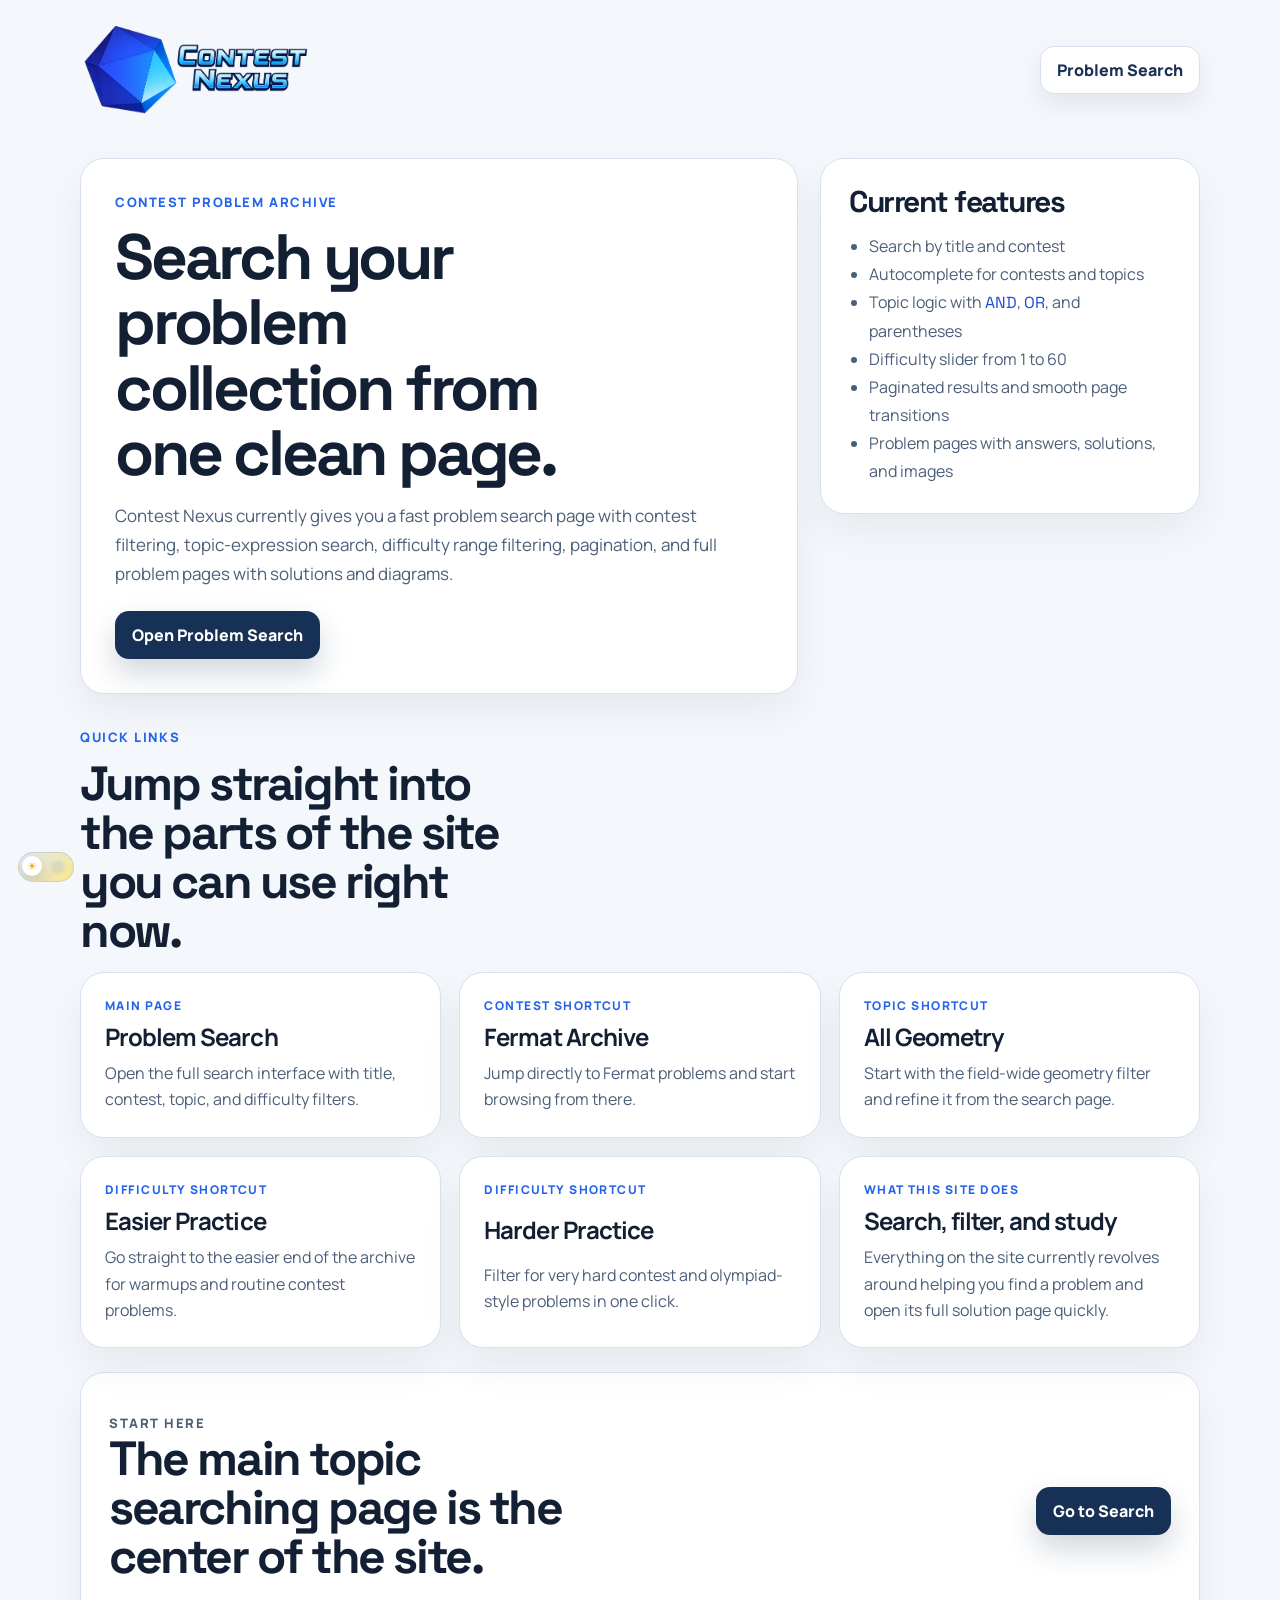
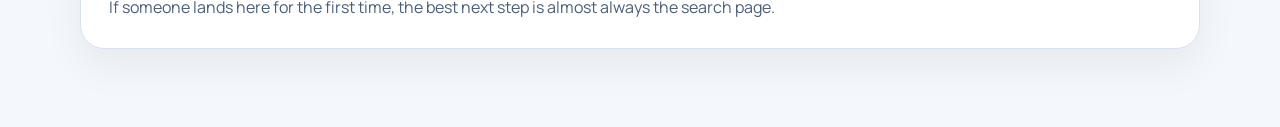
<file: index.html>
<!DOCTYPE html>
<html lang="en">

<head>
  <meta charset="UTF-8">
  <meta name="viewport" content="width=device-width, initial-scale=1.0">
  <title>Contest Nexus</title>
  <script>
    (function () {
      var query = window.location.search || "";

      if (/(?:^|[?&])(title|contest|topic|min|max|page)=/.test(query)) {
        window.location.replace("/search" + query + window.location.hash);
        return;
      }

      try {
        var savedTheme = localStorage.getItem("contestNexusTheme");
        document.documentElement.dataset.theme = savedTheme === "dark" ? "dark" : "light";
      } catch (error) {
        document.documentElement.dataset.theme = "light";
      }
    })();
  </script>
  <link rel="icon" type="image/png" href="/images/website/icon.png">
  <link rel="stylesheet" href="/style.css">
</head>

<body class="home-page">
  <header class="home-header">
    <div class="home-shell home-header-inner">
      <a class="site-logo-link" href="/" aria-label="Contest Nexus home">
        <img class="site-logo site-logo-home" src="/images/website/logo.png" alt="Contest Nexus">
      </a>

      <div class="home-header-actions">
        <a class="home-nav-btn" href="/search">Problem Search</a>
      </div>
    </div>
  </header>

  <main class="home-main-simple">
    <section class="home-shell home-hero-simple">
      <div class="home-hero-copy-simple">
        <p class="home-kicker">Contest problem archive</p>
        <h1 class="home-title-simple">Search your problem collection from one clean page.</h1>
        <p class="home-intro-simple">
          Contest Nexus currently gives you a fast problem search page with contest filtering, topic-expression search,
          difficulty range filtering, pagination, and full problem pages with solutions and diagrams.
        </p>

        <div class="home-primary-actions">
          <a class="home-action-btn home-action-btn-primary" href="/search">Open Problem Search</a>
        </div>
      </div>

      <aside class="home-summary-card">
        <h2>Current features</h2>
        <ul class="home-summary-list">
          <li>Search by title and contest</li>
          <li>Autocomplete for contests and topics</li>
          <li>Topic logic with <code>AND</code>, <code>OR</code>, and parentheses</li>
          <li>Difficulty slider from 1 to 60</li>
          <li>Paginated results and smooth page transitions</li>
          <li>Problem pages with answers, solutions, and images</li>
        </ul>
      </aside>
    </section>

    <section class="home-shell home-section-simple">
      <div class="home-section-heading-simple">
        <p class="home-kicker">Quick links</p>
        <h2>Jump straight into the parts of the site you can use right now.</h2>
      </div>

      <div class="home-link-grid">
        <a class="home-link-card" href="/search">
          <span class="home-link-label">Main page</span>
          <strong>Problem Search</strong>
          <p>Open the full search interface with title, contest, topic, and difficulty filters.</p>
        </a>

        <a class="home-link-card" href="/search?contest=Fermat">
          <span class="home-link-label">Contest shortcut</span>
          <strong>Fermat Archive</strong>
          <p>Jump directly to Fermat problems and start browsing from there.</p>
        </a>

        <a class="home-link-card" href="/search?topic=All%20Geometry">
          <span class="home-link-label">Topic shortcut</span>
          <strong>All Geometry</strong>
          <p>Start with the field-wide geometry filter and refine it from the search page.</p>
        </a>

        <a class="home-link-card" href="/search?min=1&max=15">
          <span class="home-link-label">Difficulty shortcut</span>
          <strong>Easier Practice</strong>
          <p>Go straight to the easier end of the archive for warmups and routine contest problems.</p>
        </a>

        <a class="home-link-card" href="/search?min=31&max=60">
          <span class="home-link-label">Difficulty shortcut</span>
          <strong>Harder Practice</strong>
          <p>Filter for very hard contest and olympiad-style problems in one click.</p>
        </a>

        <div class="home-link-card home-link-card-static">
          <span class="home-link-label">What this site does</span>
          <strong>Search, filter, and study</strong>
          <p>Everything on the site currently revolves around helping you find a problem and open its full solution page quickly.</p>
        </div>
      </div>
    </section>

    <section class="home-shell home-section-simple">
      <div class="home-note-panel">
        <div>
          <p class="home-kicker">Start here</p>
          <h2>The main topic searching page is the center of the site.</h2>
          <p>
            If someone lands here for the first time, the best next step is almost always the search page.
          </p>
        </div>

        <a class="home-action-btn home-action-btn-primary" href="/search">Go to Search</a>
      </div>
    </section>
  </main>

  <button
    type="button"
    class="theme-toggle"
    data-theme-toggle
    aria-pressed="false"
    aria-label="Switch to dark mode"
  >
    <span class="theme-toggle-track" aria-hidden="true">
      <span class="theme-toggle-glow theme-toggle-glow-sun"></span>
      <span class="theme-toggle-glow theme-toggle-glow-moon"></span>
      <span class="theme-toggle-thumb">
        <span class="theme-toggle-glyph theme-toggle-sun">&#9728;</span>
        <span class="theme-toggle-glyph theme-toggle-moon">&#9790;</span>
      </span>
    </span>
  </button>

  <script src="/theme.js"></script>
</body>

</html>
</file>
<file: style.css>
@import url("https://fonts.googleapis.com/css2?family=Manrope:wght@400;600;700;800&family=Space+Grotesk:wght@500;700&display=swap");

body {
  margin: 0;
  font-family: Arial, sans-serif;
  background: #f7f7fb;
  color: #111;
}

.top {
  background: #1f2937;
  color: white;
  padding: 32px 20px;
  text-align: center;
}

.top h1 {
  margin: 0 0 8px;
}

.container {
  max-width: 1100px;
  margin: 0 auto;
  padding: 24px 16px 40px;
}

.controls {
  display: flex;
  gap: 12px;
  flex-wrap: wrap;
  margin-bottom: 18px;
}

.control-group {
  min-width: 0;
}

.title-group {
  flex: 1 1 0;
}

.contest-group {
  flex: 0 0 260px;
}

.contest-input-wrap {
  position: relative;
}

.controls input,
.contest-select {
  width: 100%;
  padding: 10px 12px;
  font-size: 16px;
  border: 1px solid #cfd4dc;
  border-radius: 10px;
  background: white;
  box-sizing: border-box;
}

.expression-panel,
.topic-panel {
  background: white;
  border-radius: 14px;
  padding: 16px;
  box-shadow: 0 2px 10px rgba(0, 0, 0, 0.06);
  margin-bottom: 18px;
}

.expression-header {
  display: flex;
  justify-content: space-between;
  align-items: center;
  gap: 12px;
  margin-bottom: 12px;
}

.expression-header h2 {
  margin: 0;
  font-size: 18px;
}

.expression-actions {
  display: flex;
  gap: 10px;
  flex-wrap: wrap;
}

.secondary-btn {
  border: 1px solid #cfd4dc;
  background: white;
  color: #111;
  padding: 8px 12px;
  border-radius: 10px;
  cursor: pointer;
  font-weight: 600;
}

.secondary-btn:hover {
  background: #f3f4f6;
}

.clear-btn {
  border: none;
  background: #ef4444;
  color: white;
  padding: 8px 12px;
  border-radius: 10px;
  cursor: pointer;
  font-weight: 600;
}

.clear-btn:hover {
  background: #dc2626;
}

.topic-input-wrap {
  position: relative;
  margin-bottom: 14px;
}

.topic-input {
  width: 100%;
  box-sizing: border-box;
  padding: 12px 14px;
  font-size: 16px;
  border: 2px solid #cfd4dc;
  border-radius: 12px;
  background: white;
  outline: none;
}

.topic-input:focus {
  border-color: #2563eb;
}

.topic-input.invalid {
  border-color: #dc2626;
  background: #fef2f2;
  color: #991b1b;
}

.topic-suggestions {
  position: absolute;
  left: 0;
  right: 0;
  bottom: calc(100% + 8px);
  background: white;
  border: 1px solid #d1d5db;
  border-radius: 12px;
  box-shadow: 0 10px 30px rgba(0, 0, 0, 0.12);
  overflow: hidden;
  z-index: 30;
  max-height: 250px;
  overflow-y: auto;
}

.topic-suggestions.hidden {
  display: none;
}

.contest-suggestions {
  top: calc(100% + 8px);
  bottom: auto;
}

.suggestion-item {
  display: flex;
  justify-content: space-between;
  align-items: center;
  gap: 12px;
  padding: 10px 12px;
  cursor: pointer;
  font-size: 14px;
}

.suggestion-item:hover,
.suggestion-item.active {
  background: #e8f0ff;
}

.suggestion-main {
  color: #111;
  font-weight: 600;
}

.suggestion-meta {
  color: #555;
  font-size: 12px;
  white-space: nowrap;
}

.operator-row {
  display: flex;
  align-items: center;
  flex-wrap: wrap;
  gap: 10px;
  margin-bottom: 14px;
  margin-left: auto;
}

.operator-label {
  font-size: 14px;
  color: #444;
  font-weight: 600;
}

.builder-btn {
  border: 1px solid #cfd4dc;
  background: white;
  color: #111;
  padding: 8px 14px;
  border-radius: 999px;
  cursor: pointer;
  font-weight: 700;
}

.builder-btn:hover {
  background: #eef2ff;
  border-color: #93c5fd;
}

.difficulty-panel {
  margin-top: 15px;
}

.difficulty-label-row {
  display: flex;
  justify-content: space-between;
  gap: 12px;
  align-items: center;
  margin-bottom: 10px;
  font-size: 14px;
}

.difficulty-label {
  font-weight: 700;
  color: #111;
}

.difficulty-range-text {
  color: #2563eb;
  font-weight: 700;
}

.dual-range {
  position: relative;
  height: 5px;
}

.dual-range-track,
.dual-range-fill {
  position: absolute;
  top: 50%;
  transform: translateY(-50%);
  height: 6px;
  border-radius: 999px;
}

.dual-range-track {
  left: 0;
  right: 0;
  background: #e5e7eb;
}

.dual-range-fill {
  background: #2563eb;
  left: 0;
  right: 0;
}

.range-input {
  position: absolute;
  left: 0;
  top: 0;
  width: 100%;
  height: 5px;
  margin: 0;
  background: none;
  appearance: none;
  -webkit-appearance: none;
  pointer-events: none;
}

.range-input::-webkit-slider-runnable-track {
  height: 6px;
  background: transparent;
}

.range-input::-webkit-slider-thumb {
  -webkit-appearance: none;
  appearance: none;
  width: 18px;
  height: 18px;
  margin-top: -6px;
  border-radius: 50%;
  background: #2563eb;
  border: 2px solid white;
  box-shadow: 0 0 0 1px rgba(0, 0, 0, 0.18);
  cursor: pointer;
  pointer-events: auto;
}

.range-input::-moz-range-track {
  height: 6px;
  background: transparent;
}

.range-input::-moz-range-thumb {
  width: 18px;
  height: 18px;
  border-radius: 50%;
  background: #2563eb;
  border: 2px solid white;
  box-shadow: 0 0 0 1px rgba(0, 0, 0, 0.18);
  cursor: pointer;
  pointer-events: auto;
}

.search-btn {
  width: 100%;
  margin-top: 18px;
  padding: 12px 16px;
  border: none;
  background: #111827;
  color: white;
  border-radius: 12px;
  cursor: pointer;
  font-size: 16px;
  font-weight: 700;
}

.search-btn:hover {
  background: #0f172a;
}

.topic-status {
  margin-top: 8px;
  font-size: 14px;
  color: #555;
}

.topic-status.ok {
  color: #166534;
}

.topic-status.error {
  color: #b91c1c;
}

.topic-top-buttons {
  display: flex;
  align-items: center;
  margin-bottom: 14px;
}

.field-tabs {
  display: flex;
  flex-wrap: wrap;
  gap: 10px;
  margin-top: 14px;
}

.field-tab {
  border: 1px solid #cfd4dc;
  background: #f9fafb;
  color: #111;
  padding: 10px 14px;
  border-radius: 999px;
  cursor: pointer;
  font-weight: 600;
}

.field-tab.active {
  background: #111827;
  color: white;
  border-color: #111827;
}

.topic-help {
  margin: 0 0 14px;
  color: #555;
  font-size: 14px;
}

.topic-pills {
  display: flex;
  flex-wrap: wrap;
  gap: 10px;
}

.topic-pill {
  border: 1px solid #d1d5db;
  background: #f9fafb;
  color: #111;
  padding: 8px 12px;
  border-radius: 999px;
  cursor: pointer;
  font-size: 14px;
  transition: 0.15s ease;
}

.topic-pill:hover {
  background: #eef2ff;
  border-color: #93c5fd;
}

.topic-pill.field-pill {
  background: #f3f4f6;
  font-weight: 700;
}

.problem-list {
  display: grid;
  gap: 16px;
  transition: opacity 0.24s ease, transform 0.24s ease;
  will-change: opacity, transform;
}

.problem-list.is-animating {
  pointer-events: none;
}

.problem-list.page-exit.page-forward {
  opacity: 0;
  transform: translateX(-20px);
}

.problem-list.page-exit.page-backward {
  opacity: 0;
  transform: translateX(20px);
}

.problem-list.page-enter.page-forward {
  opacity: 0;
  transform: translateX(20px);
}

.problem-list.page-enter.page-backward {
  opacity: 0;
  transform: translateX(-20px);
}

.pagination-nav {
  margin-top: 18px;
  display: flex;
  align-items: center;
  justify-content: center;
  gap: 12px;
  flex-wrap: wrap;
  padding-bottom: 8px;
}

.pagination-nav.hidden {
  display: none;
}

.pagination-nav.is-disabled {
  pointer-events: none;
  opacity: 0.72;
}

.pagination-pages {
  display: flex;
  align-items: center;
  justify-content: center;
  gap: 8px;
  flex-wrap: wrap;
}

.pagination-btn {
  min-width: 44px;
  padding: 9px 12px;
  border: 1px solid #b8c3d3;
  border-radius: 10px;
  background: white;
  color: #0f172a;
  cursor: pointer;
  font-weight: 700;
  box-shadow: 0 8px 18px rgba(15, 23, 42, 0.08);
  transition: background-color 0.2s ease, color 0.2s ease, border-color 0.2s ease, box-shadow 0.2s ease, opacity 0.2s ease;
}

.pagination-btn:hover:not(:disabled) {
  background: #eef2ff;
  border-color: #93c5fd;
  box-shadow: 0 10px 22px rgba(37, 99, 235, 0.16);
}

.pagination-btn:disabled,
.pagination-btn.is-disabled {
  opacity: 0.72;
  cursor: default;
}

.pagination-page.is-current {
  background: #111827;
  border-color: #111827;
  color: white;
  opacity: 1;
}

.pagination-nav-btn {
  min-width: 86px;
}

.pagination-ellipsis {
  letter-spacing: 0.08em;
}

.pagination-jump-form {
  margin: 0;
}

.pagination-jump-input {
  width: 70px;
  padding: 9px 10px;
  border: 1px solid #cfd4dc;
  border-radius: 10px;
  background: white;
  color: #111;
  box-sizing: border-box;
  text-align: center;
  font-weight: 700;
}

.pagination-jump-input:focus {
  outline: none;
  border-color: #2563eb;
  box-shadow: 0 0 0 3px rgba(37, 99, 235, 0.12);
}

.problem-card {
  background: white;
  border-radius: 14px;
  padding: 18px;
  box-shadow: 0 2px 10px rgba(0, 0, 0, 0.06);
}

.problem-card h2 {
  margin: 0 0 10px;
  font-size: 20px;
}

.meta {
  font-size: 14px;
  color: #555;
  margin-bottom: 12px;
}

.tag-row {
  display: flex;
  flex-wrap: wrap;
  gap: 8px;
  margin-bottom: 12px;
}

.tag {
  display: inline-block;
  background: #eef2ff;
  color: #3730a3;
  padding: 6px 10px;
  border-radius: 999px;
  font-size: 13px;
  font-weight: 600;
}

.statement {
  margin-bottom: 12px;
  line-height: 1.6;
}

.choice-list {
  margin: 0 0 14px 22px;
  padding: 0;
}

.choice-list li {
  margin-bottom: 6px;
}

.choice-list-images {
  margin-left: 26px;
}

.choice-list-images li {
  margin-bottom: 12px;
}

.choice-image {
  display: block;
  max-width: min(100%, 220px);
  height: auto;
}

.solution-btn {
  margin-top: 10px;
  padding: 9px 14px;
  border: none;
  background: #2563eb;
  color: white;
  border-radius: 10px;
  cursor: pointer;
  font-weight: 600;
}

.solution-btn:hover {
  background: #1d4ed8;
}

.solution {
  margin-top: 12px;
  padding: 14px;
  background: #eef4ff;
  border-radius: 10px;
  display: none;
}

.solution.show {
  display: block;
}

.solution-answer {
  font-weight: 700;
  margin-bottom: 8px;
}

.empty-state,
.invalid-state {
  background: white;
  border-radius: 14px;
  padding: 22px;
  box-shadow: 0 2px 10px rgba(0, 0, 0, 0.06);
}

.invalid-state {
  color: #b91c1c;
}

@media (max-width: 800px) {
  .controls {
    flex-direction: column;
  }

  .contest-group {
    flex: 1 1 auto;
  }
}

@media (max-width: 700px) {
  .expression-header {
    align-items: flex-start;
    flex-direction: column;
  }

  .difficulty-label-row {
    flex-direction: column;
    align-items: flex-start;
  }

  .topic-top-buttons {
    flex-direction: column;
    align-items: stretch;
  }

  .operator-row {
    margin-left: 0;
  }

  .problem-detail-nav {
    flex-direction: column;
    align-items: stretch;
  }
}

.problem-row {
  display: flex;
  align-items: center;
  justify-content: space-between;
  gap: 14px;
  padding: 12px 16px;
  background: white;
  border-radius: 14px;
  box-shadow: 0 2px 10px rgba(0, 0, 0, 0.06);
  text-decoration: none;
  color: inherit;
  transition: transform 0.15s ease, box-shadow 0.15s ease;
}

.problem-row:hover {
  transform: translateY(-1px);
  box-shadow: 0 6px 18px rgba(0, 0, 0, 0.10);
}

.problem-row-main {
  min-width: 0;
  flex: 1 1 auto;
}

.problem-row-title {
  font-size: 18px;
  font-weight: 700;
  color: #111827;
  margin-bottom: 4px;
  white-space: nowrap;
  overflow: hidden;
  text-overflow: ellipsis;
}

.problem-row-meta {
  font-size: 14px;
  color: #555;
  white-space: nowrap;
  overflow: hidden;
  text-overflow: ellipsis;
}

.problem-row-sep {
  margin: 0 6px;
  color: #9ca3af;
}

.problem-row-tags {
  display: flex;
  flex-wrap: wrap;
  gap: 6px;
  justify-content: flex-end;
  flex: 0 0 auto;
}

.problem-row-tag {
  display: inline-block;
  background: #eef2ff;
  color: #3730a3;
  padding: 4px 9px;
  border-radius: 999px;
  font-size: 12px;
  font-weight: 600;
}

.back-link {
  display: inline-block;
  margin-bottom: 16px;
  padding: 9px 14px;
  border: 1px solid #bfdbfe;
  border-radius: 10px;
  background: #eff6ff;
  color: #2563eb;
  text-decoration: none;
  font-weight: 700;
  box-shadow: 0 8px 18px rgba(15, 23, 42, 0.08);
}

.back-link:hover {
  background: #dbeafe;
  text-decoration: none;
}

.problem-detail-shell {
  display: grid;
  gap: 16px;
  transition: opacity 0.24s ease, transform 0.24s ease;
  will-change: opacity, transform;
}

.problem-detail-shell.is-animating {
  pointer-events: none;
}

.problem-detail-shell.problem-exit.problem-forward {
  opacity: 0;
  transform: translateX(-20px);
}

.problem-detail-shell.problem-exit.problem-backward {
  opacity: 0;
  transform: translateX(20px);
}

.problem-detail-shell.problem-enter.problem-forward {
  opacity: 0;
  transform: translateX(20px);
}

.problem-detail-shell.problem-enter.problem-backward {
  opacity: 0;
  transform: translateX(-20px);
}

.problem-detail-card {
  background: white;
  border-radius: 14px;
  padding: 22px;
  box-shadow: 0 2px 10px rgba(0, 0, 0, 0.06);
}

.problem-detail-title {
  margin: 0 0 10px;
  font-size: 30px;
  line-height: 1.2;
}

.problem-detail-meta {
  font-size: 15px;
  color: #555;
  margin-bottom: 14px;
}

.problem-detail-section-title {
  font-size: 18px;
  font-weight: 700;
  margin: 18px 0 10px;
}

.problem-detail-body {
  display: grid;
  gap: 22px;
}

.problem-detail-body.has-images {
  grid-template-columns: minmax(0, 3fr) minmax(220px, 1fr);
  align-items: start;
}

.problem-detail-copy {
  min-width: 0;
}

.problem-detail-media {
  width: 100%;
  max-width: 280px;
  justify-self: end;
}

.problem-detail-media .problem-image-gallery {
  margin-top: 0;
  gap: 12px;
}

.problem-detail-media .problem-image {
  width: 100%;
  max-width: 100%;
}

.problem-detail-text {
  line-height: 1.7;
  white-space: pre-wrap;
}

@media (max-width: 900px) {
  .problem-row {
    flex-direction: column;
    align-items: flex-start;
  }

  .problem-row-title,
  .problem-row-meta {
    white-space: normal;
  }

  .problem-row-tags {
    justify-content: flex-start;
  }

  .problem-detail-title {
    font-size: 24px;
  }

  .problem-detail-body.has-images {
    grid-template-columns: 1fr;
  }

  .problem-detail-media {
    max-width: none;
    justify-self: stretch;
  }
}

.problem-page .top {
  padding: 10px 16px;
  text-align: left;
}

.problem-page .top h1 {
  margin: 0;
  font-size: 18px;
}

.problem-detail-nav {
  display: flex;
  align-items: center;
  justify-content: space-between;
  gap: 12px;
  flex-wrap: wrap;
}

.problem-nav-btn,
.problem-back-link {
  display: inline-block;
  padding: 9px 14px;
  border-radius: 10px;
  text-decoration: none;
  font-weight: 700;
  border: 1px solid transparent;
  box-shadow: 0 8px 18px rgba(15, 23, 42, 0.08);
}

.problem-nav-btn {
  background: #111827;
  color: white;
}

.problem-nav-btn:hover {
  background: #0f172a;
  box-shadow: 0 10px 22px rgba(15, 23, 42, 0.16);
}

.problem-nav-btn.disabled {
  background: #d1d5db;
  color: #6b7280;
  pointer-events: none;
  box-shadow: none;
}

.problem-back-link {
  background: #eff6ff;
  border-color: #bfdbfe;
  color: #2563eb;
}

.problem-back-link:hover {
  background: #dbeafe;
  text-decoration: none;
}

.katex-display {
  margin: 0.75em 0;
  overflow-x: auto;
  overflow-y: hidden;
}
.problem-image-gallery {
  display: grid;
  gap: 14px;
  margin-top: 14px;
}

.problem-figure {
  margin: 0;
}

.problem-image {
  display: block;
  max-width: 100%;
  height: auto;
  border-radius: 0;
  border: 1px solid #d1d5db;
  background: white;
  transition: background-color 0.35s ease, border-color 0.35s ease, box-shadow 0.35s ease, filter 0.35s ease;
}

.problem-figcaption {
  margin-top: 8px;
  font-size: 14px;
  color: #555;
}

.problem-credit {
  margin-top: 18px;
  padding-top: 14px;
  border-top: 1px solid #e5e7eb;
  font-size: 14px;
  color: #555;
}

:root {
  color-scheme: light;
  --theme-toggle-track: linear-gradient(135deg, #dbeafe 0%, #fde68a 100%);
  --theme-toggle-track-border: rgba(37, 99, 235, 0.18);
  --theme-toggle-thumb-bg: #ffffff;
  --theme-toggle-thumb-shadow: 0 8px 18px rgba(15, 23, 42, 0.2);
  --theme-toggle-glow-sun: rgba(245, 158, 11, 0.38);
  --theme-toggle-glow-moon: rgba(37, 99, 235, 0.18);
  --theme-toggle-sun: #f59e0b;
  --theme-toggle-moon: #1e3a8a;
}

html[data-theme="dark"] {
  color-scheme: dark;
  --theme-toggle-track: linear-gradient(135deg, #152746 0%, #29466f 100%);
  --theme-toggle-track-border: rgba(124, 180, 255, 0.28);
  --theme-toggle-thumb-bg: #0f172a;
  --theme-toggle-thumb-shadow: 0 10px 24px rgba(2, 6, 23, 0.48);
  --theme-toggle-glow-sun: rgba(251, 191, 36, 0.18);
  --theme-toggle-glow-moon: rgba(191, 219, 254, 0.34);
  --theme-toggle-sun: #fbbf24;
  --theme-toggle-moon: #bfdbfe;
}

body,
.top,
.controls input,
.contest-select,
.expression-panel,
.topic-panel,
.secondary-btn,
.clear-btn,
.topic-input,
.topic-suggestions,
.builder-btn,
.search-btn,
.field-tab,
.topic-pill,
.problem-card,
.tag,
.solution-btn,
.solution,
.empty-state,
.invalid-state,
.problem-row,
.problem-row-title,
.problem-row-meta,
.problem-row-tag,
.back-link,
.problem-detail-card,
.problem-nav-btn,
.problem-back-link,
.problem-image,
.problem-credit,
.dual-range-track,
.dual-range-fill,
.theme-toggle-text {
  transition: background-color 0.35s ease, color 0.35s ease, border-color 0.35s ease, box-shadow 0.35s ease;
}

.top {
  position: relative;
}

.top p {
  margin: 0;
}

.top-inner {
  position: relative;
  max-width: 1100px;
  margin: 0 auto;
  min-height: 46px;
  padding-right: 0;
}

.top-copy {
  max-width: 760px;
  margin: 0 auto;
}

.theme-toggle {
  position: fixed;
  left: 18px;
  bottom: 18px;
  display: inline-flex;
  align-items: center;
  gap: 0;
  padding: 0;
  border: none;
  background: none;
  color: inherit;
  cursor: pointer;
  z-index: 200;
}

.theme-toggle:focus-visible {
  outline: 2px solid #93c5fd;
  outline-offset: 4px;
  border-radius: 999px;
}

.theme-toggle-track {
  position: relative;
  width: 54px;
  height: 28px;
  border-radius: 999px;
  background: var(--theme-toggle-track);
  border: 1px solid var(--theme-toggle-track-border);
  box-shadow: inset 0 1px 2px rgba(255, 255, 255, 0.12);
  overflow: hidden;
  transition: background 0.35s ease, border-color 0.35s ease, box-shadow 0.35s ease;
}

.theme-toggle-glow {
  position: absolute;
  top: 50%;
  width: 14px;
  height: 14px;
  border-radius: 50%;
  transform: translateY(-50%);
  filter: blur(1px);
  transition: background 0.35s ease, opacity 0.35s ease, transform 0.35s ease;
}

.theme-toggle-glow-sun {
  left: 8px;
  background: var(--theme-toggle-glow-sun);
}

.theme-toggle-glow-moon {
  right: 8px;
  background: var(--theme-toggle-glow-moon);
  opacity: 0.55;
}

html[data-theme="dark"] .theme-toggle-glow-sun {
  opacity: 0.35;
  transform: translateY(-50%) scale(0.82);
}

html[data-theme="dark"] .theme-toggle-glow-moon {
  opacity: 0.95;
  transform: translateY(-50%) scale(1.08);
}

.theme-toggle-thumb {
  position: absolute;
  top: 3px;
  left: 3px;
  width: 20px;
  height: 20px;
  border-radius: 50%;
  background: var(--theme-toggle-thumb-bg);
  box-shadow: var(--theme-toggle-thumb-shadow);
  display: grid;
  place-items: center;
  transition: transform 0.35s cubic-bezier(0.22, 1, 0.36, 1), background-color 0.35s ease, box-shadow 0.35s ease;
}

html[data-theme="dark"] .theme-toggle-thumb {
  transform: translateX(28px);
}

.theme-toggle-glyph {
  position: absolute;
  inset: 0;
  display: grid;
  place-items: center;
  font-size: 11px;
  line-height: 1;
  transition: opacity 0.28s ease, transform 0.35s ease;
}

.theme-toggle-sun {
  color: var(--theme-toggle-sun);
  opacity: 1;
  transform: rotate(0deg) scale(1);
}

.theme-toggle-moon {
  color: var(--theme-toggle-moon);
  opacity: 0;
  transform: rotate(-45deg) scale(0.5);
}

html[data-theme="dark"] .theme-toggle-sun {
  opacity: 0;
  transform: rotate(90deg) scale(0.45);
}

html[data-theme="dark"] .theme-toggle-moon {
  opacity: 1;
  transform: rotate(0deg) scale(1);
}

.problem-page .top-inner {
  padding-right: 0;
  min-height: 36px;
}

html[data-theme="dark"] body {
  background: #0d1526;
  color: #e5edf8;
}

html[data-theme="dark"] .top {
  background: #101b31;
  color: #f8fbff;
}

html[data-theme="dark"] .top p {
  color: rgba(229, 237, 248, 0.78);
}

html[data-theme="dark"] .controls input,
html[data-theme="dark"] .contest-select,
html[data-theme="dark"] .topic-input {
  background: #14203a;
  color: #e5edf8;
  border-color: #2d4369;
}

html[data-theme="dark"] .controls input::placeholder,
html[data-theme="dark"] .topic-input::placeholder {
  color: #9cadc5;
  opacity: 0.8;
}

html[data-theme="dark"] .topic-input:focus {
  border-color: #7cb4ff;
}

html[data-theme="dark"] .topic-input.invalid {
  border-color: #f87171;
  background: #3a1f2b;
  color: #fecaca;
}

html[data-theme="dark"] .expression-panel,
html[data-theme="dark"] .topic-panel,
html[data-theme="dark"] .problem-card,
html[data-theme="dark"] .empty-state,
html[data-theme="dark"] .invalid-state,
html[data-theme="dark"] .problem-row,
html[data-theme="dark"] .problem-detail-card {
  background: #14203a;
  border: 1px solid #223a5e;
  box-shadow: 0 10px 30px rgba(2, 6, 23, 0.34);
}

html[data-theme="dark"] .topic-suggestions {
  background: #14203a;
  border-color: #35527f;
  box-shadow: 0 16px 34px rgba(2, 6, 23, 0.42);
}

html[data-theme="dark"] .suggestion-item:hover,
html[data-theme="dark"] .suggestion-item.active {
  background: #1a2f51;
}

html[data-theme="dark"] .suggestion-main {
  color: #e5edf8;
}

html[data-theme="dark"] .suggestion-meta,
html[data-theme="dark"] .topic-help,
html[data-theme="dark"] .meta,
html[data-theme="dark"] .problem-row-meta,
html[data-theme="dark"] .problem-detail-meta,
html[data-theme="dark"] .problem-figcaption,
html[data-theme="dark"] .problem-credit,
html[data-theme="dark"] .topic-status {
  color: #9cadc5;
}

html[data-theme="dark"] .topic-status.ok {
  color: #6ee7b7;
}

html[data-theme="dark"] .topic-status.error,
html[data-theme="dark"] .invalid-state {
  color: #fca5a5;
}

html[data-theme="dark"] .secondary-btn,
html[data-theme="dark"] .builder-btn,
html[data-theme="dark"] .field-tab,
html[data-theme="dark"] .topic-pill {
  background: #182640;
  color: #e5edf8;
  border-color: #2d4369;
}

html[data-theme="dark"] .secondary-btn:hover {
  background: #1c2d49;
}

html[data-theme="dark"] .builder-btn:hover,
html[data-theme="dark"] .topic-pill:hover {
  background: #203659;
  border-color: #567bb5;
}

html[data-theme="dark"] .field-tab.active {
  background: #24395d;
  color: #f8fbff;
  border-color: #24395d;
}

html[data-theme="dark"] .topic-pill.field-pill {
  background: #1c2d49;
}

html[data-theme="dark"] .clear-btn {
  background: #f87171;
}

html[data-theme="dark"] .clear-btn:hover {
  background: #ef4444;
}

html[data-theme="dark"] .difficulty-label {
  color: #e5edf8;
}

html[data-theme="dark"] .difficulty-range-text,
html[data-theme="dark"] .back-link,
html[data-theme="dark"] .problem-back-link {
  color: #7cb4ff;
}

html[data-theme="dark"] .back-link,
html[data-theme="dark"] .problem-back-link {
  background: #16253f;
  border-color: #2d4369;
}

html[data-theme="dark"] .dual-range-track {
  background: #26405f;
}

html[data-theme="dark"] .dual-range-fill {
  background: #7cb4ff;
}

html[data-theme="dark"] .range-input::-webkit-slider-thumb {
  background: #7cb4ff;
  border-color: #14203a;
}

html[data-theme="dark"] .range-input::-moz-range-thumb {
  background: #7cb4ff;
  border-color: #14203a;
}

html[data-theme="dark"] .search-btn,
html[data-theme="dark"] .problem-nav-btn {
  background: #24395d;
  color: #f8fbff;
}

html[data-theme="dark"] .search-btn:hover,
html[data-theme="dark"] .problem-nav-btn:hover {
  background: #2f4b78;
}

html[data-theme="dark"] .problem-nav-btn.disabled {
  background: #3c4f6d;
  color: #9fb0c7;
}

html[data-theme="dark"] .problem-row-title,
html[data-theme="dark"] .problem-detail-section-title {
  color: #f8fbff;
}

html[data-theme="dark"] .problem-row-sep {
  color: #6f84a3;
}

html[data-theme="dark"] .tag,
html[data-theme="dark"] .problem-row-tag {
  background: #1a2f51;
  color: #d3e5ff;
}

html[data-theme="dark"] .solution-btn {
  background: #7cb4ff;
  color: #0f172a;
}

html[data-theme="dark"] .solution-btn:hover {
  background: #9bc7ff;
}

html[data-theme="dark"] .solution {
  background: #1a2d4d;
}

html[data-theme="dark"] .problem-row:hover {
  box-shadow: 0 16px 34px rgba(2, 6, 23, 0.42);
}

html[data-theme="dark"] .pagination-btn,
html[data-theme="dark"] .pagination-jump-input {
  background: #182640;
  color: #e5edf8;
  border-color: #2d4369;
  box-shadow: 0 10px 22px rgba(2, 6, 23, 0.28);
}

html[data-theme="dark"] .pagination-btn:hover:not(:disabled) {
  background: #203659;
  border-color: #567bb5;
}

html[data-theme="dark"] .pagination-page.is-current {
  background: #24395d;
  border-color: #24395d;
  color: #f8fbff;
}

html[data-theme="dark"] .pagination-jump-input:focus {
  border-color: #7cb4ff;
  box-shadow: 0 0 0 3px rgba(124, 180, 255, 0.16);
}

html[data-theme="dark"] .problem-image {
  background: #eef6ff;
  border-color: #35527f;
  box-shadow: 0 12px 26px rgba(2, 6, 23, 0.32);
  filter: brightness(0.78) contrast(1.04) saturate(0.92);
}

html[data-theme="dark"] .choice-image {
  filter: brightness(0.78) contrast(1.04) saturate(0.92);
}

html[data-theme="dark"] .problem-credit {
  border-top-color: #26405f;
}

.problem-row {
  transition: transform 0.15s ease, box-shadow 0.15s ease, background-color 0.35s ease, color 0.35s ease, border-color 0.35s ease;
}

@media (max-width: 700px) {
  .theme-toggle {
    left: 14px;
    bottom: 14px;
  }
}

.top-link {
  position: absolute;
  top: 50%;
  right: 0;
  transform: translateY(-50%);
  display: inline-flex;
  align-items: center;
  justify-content: center;
  padding: 8px 12px;
  border-radius: 999px;
  text-decoration: none;
  font-size: 13px;
  font-weight: 700;
  color: white;
  background: rgba(255, 255, 255, 0.14);
  border: 1px solid rgba(255, 255, 255, 0.18);
  backdrop-filter: blur(12px);
  box-shadow: 0 10px 24px rgba(15, 23, 42, 0.14);
}

.top-link:hover {
  background: rgba(255, 255, 255, 0.22);
}

.home-page {
  font-family: "Manrope", Arial, sans-serif;
  background:
    radial-gradient(circle at top left, rgba(255, 212, 127, 0.42), transparent 30%),
    radial-gradient(circle at top right, rgba(96, 165, 250, 0.24), transparent 34%),
    linear-gradient(180deg, #fff9ef 0%, #eef4ff 38%, #f6f9ff 100%);
  color: #132033;
  overflow-x: hidden;
}

.home-page h1,
.home-page h2,
.home-page h3,
.home-page .home-brand {
  font-family: "Space Grotesk", "Manrope", Arial, sans-serif;
}

.home-shell {
  width: min(1120px, calc(100% - 32px));
  margin: 0 auto;
}

.home-hero {
  position: relative;
  padding: 28px 0 54px;
}

.home-hero::before,
.home-hero::after {
  content: "";
  position: absolute;
  border-radius: 999px;
  pointer-events: none;
}

.home-hero::before {
  width: 320px;
  height: 320px;
  top: -110px;
  right: -60px;
  background: radial-gradient(circle, rgba(59, 130, 246, 0.18), transparent 68%);
}

.home-hero::after {
  width: 260px;
  height: 260px;
  bottom: -40px;
  left: -90px;
  background: radial-gradient(circle, rgba(251, 191, 36, 0.18), transparent 70%);
}

.home-nav {
  display: flex;
  align-items: center;
  justify-content: space-between;
  gap: 16px;
  margin-bottom: 54px;
}

.home-brand,
.home-nav-link,
.hero-btn,
.search-preview-cta,
.highlight-card,
.hero-mini-card,
.search-preview-card,
.search-preview-input,
.preview-token,
.quick-start-panel,
.shortcut-card,
.top-link {
  transition:
    background-color 0.35s ease,
    color 0.35s ease,
    border-color 0.35s ease,
    box-shadow 0.35s ease,
    transform 0.25s ease;
}

.home-brand {
  color: #132033;
  text-decoration: none;
  font-size: 20px;
  font-weight: 700;
  letter-spacing: -0.03em;
}

.home-nav-link {
  display: inline-flex;
  align-items: center;
  justify-content: center;
  min-height: 44px;
  padding: 0 16px;
  border-radius: 999px;
  text-decoration: none;
  font-weight: 700;
  color: #132033;
  background: rgba(255, 255, 255, 0.62);
  border: 1px solid rgba(19, 32, 51, 0.08);
  box-shadow: 0 18px 36px rgba(37, 99, 235, 0.12);
  backdrop-filter: blur(12px);
}

.home-nav-link:hover {
  transform: translateY(-1px);
  box-shadow: 0 22px 40px rgba(37, 99, 235, 0.18);
}

.hero-grid {
  display: grid;
  grid-template-columns: minmax(0, 1.15fr) minmax(320px, 0.85fr);
  align-items: center;
  gap: 32px;
}

.hero-copy {
  position: relative;
  z-index: 1;
}

.hero-eyebrow,
.section-kicker,
.shortcut-label {
  display: inline-flex;
  align-items: center;
  gap: 8px;
  margin: 0 0 16px;
  color: #2563eb;
  font-size: 13px;
  font-weight: 800;
  letter-spacing: 0.12em;
  text-transform: uppercase;
}

.hero-title {
  margin: 0 0 18px;
  max-width: 10ch;
  font-size: clamp(3.1rem, 6vw, 5.4rem);
  line-height: 0.95;
  letter-spacing: -0.06em;
}

.hero-text {
  max-width: 640px;
  margin: 0 0 24px;
  font-size: 18px;
  line-height: 1.7;
  color: #42536a;
}

.hero-actions {
  display: flex;
  align-items: center;
  gap: 12px;
  flex-wrap: wrap;
  margin-bottom: 28px;
}

.hero-btn {
  display: inline-flex;
  align-items: center;
  justify-content: center;
  min-height: 50px;
  padding: 0 18px;
  border-radius: 14px;
  border: 1px solid transparent;
  text-decoration: none;
  font-weight: 800;
  letter-spacing: -0.02em;
}

.hero-btn-primary {
  color: white;
  background: linear-gradient(135deg, #0f172a 0%, #2563eb 100%);
  box-shadow: 0 20px 42px rgba(37, 99, 235, 0.26);
}

.hero-btn-primary:hover {
  transform: translateY(-2px);
  box-shadow: 0 24px 46px rgba(37, 99, 235, 0.32);
}

.hero-btn-secondary {
  color: #173055;
  background: rgba(255, 255, 255, 0.68);
  border-color: rgba(37, 99, 235, 0.14);
  box-shadow: 0 16px 32px rgba(15, 23, 42, 0.08);
  backdrop-filter: blur(12px);
}

.hero-btn-secondary:hover {
  transform: translateY(-2px);
  background: rgba(255, 255, 255, 0.84);
}

.hero-mini-grid {
  display: grid;
  grid-template-columns: repeat(3, minmax(0, 1fr));
  gap: 12px;
}

.hero-mini-card {
  display: grid;
  gap: 8px;
  padding: 16px;
  border-radius: 20px;
  border: 1px solid rgba(37, 99, 235, 0.12);
  background: rgba(255, 255, 255, 0.6);
  box-shadow: 0 16px 32px rgba(37, 99, 235, 0.08);
  backdrop-filter: blur(12px);
}

.hero-mini-card strong {
  font-size: 15px;
}

.hero-mini-card span {
  color: #4b5f79;
  font-size: 14px;
  line-height: 1.55;
}

.hero-mini-card code {
  font-family: "Space Grotesk", monospace;
  font-size: 0.95em;
  background: rgba(37, 99, 235, 0.1);
  color: #1d4ed8;
  padding: 1px 6px;
  border-radius: 999px;
}

.hero-preview {
  display: flex;
  justify-content: flex-end;
}

.search-preview-card {
  width: min(100%, 420px);
  padding: 24px;
  border-radius: 28px;
  border: 1px solid rgba(37, 99, 235, 0.16);
  background:
    linear-gradient(180deg, rgba(255, 255, 255, 0.82), rgba(241, 246, 255, 0.96)),
    linear-gradient(135deg, rgba(255, 255, 255, 0.24), rgba(255, 255, 255, 0));
  box-shadow: 0 32px 54px rgba(37, 99, 235, 0.16);
  backdrop-filter: blur(18px);
  animation: homeFloat 6s ease-in-out infinite;
}

.search-preview-top,
.quick-start-panel {
  display: flex;
  align-items: center;
  justify-content: space-between;
  gap: 16px;
}

.search-preview-top {
  margin-bottom: 18px;
}

.search-preview-badge,
.search-preview-note {
  display: inline-flex;
  align-items: center;
  min-height: 30px;
  padding: 0 10px;
  border-radius: 999px;
  font-size: 12px;
  font-weight: 800;
}

.search-preview-badge {
  color: #eff6ff;
  background: #173055;
}

.search-preview-note {
  color: #1d4ed8;
  background: rgba(191, 219, 254, 0.72);
}

.search-preview-block {
  display: grid;
  gap: 10px;
  margin-bottom: 16px;
}

.search-preview-label {
  color: #5b6e87;
  font-size: 13px;
  font-weight: 700;
}

.search-preview-input,
.search-preview-expression {
  min-height: 48px;
  padding: 12px 14px;
  border-radius: 16px;
  border: 1px solid rgba(37, 99, 235, 0.12);
  background: rgba(255, 255, 255, 0.86);
  box-shadow: inset 0 1px 0 rgba(255, 255, 255, 0.4);
}

.search-preview-input {
  display: flex;
  align-items: center;
  font-weight: 700;
}

.search-preview-expression {
  display: flex;
  align-items: center;
  flex-wrap: wrap;
  gap: 8px;
}

.preview-token,
.preview-operator {
  display: inline-flex;
  align-items: center;
  min-height: 32px;
  padding: 0 10px;
  border-radius: 999px;
  font-size: 13px;
  font-weight: 700;
}

.preview-token {
  color: #1d4ed8;
  background: rgba(219, 234, 254, 0.9);
}

.preview-operator {
  color: #173055;
  background: rgba(255, 255, 255, 0.72);
  border: 1px solid rgba(37, 99, 235, 0.12);
}

.search-preview-slider {
  position: relative;
  height: 8px;
  border-radius: 999px;
  background: rgba(191, 219, 254, 0.64);
  overflow: hidden;
}

.search-preview-slider-fill {
  position: absolute;
  top: 0;
  left: 16%;
  width: 58%;
  height: 100%;
  border-radius: inherit;
  background: linear-gradient(90deg, #1d4ed8, #60a5fa);
}

.search-preview-range {
  color: #4b5f79;
  font-size: 14px;
  font-weight: 700;
}

.search-preview-cta {
  display: inline-flex;
  align-items: center;
  justify-content: center;
  width: 100%;
  min-height: 50px;
  border-radius: 16px;
  text-decoration: none;
  font-weight: 800;
  color: white;
  background: linear-gradient(135deg, #173055 0%, #2563eb 100%);
  box-shadow: 0 18px 34px rgba(37, 99, 235, 0.22);
}

.search-preview-cta:hover {
  transform: translateY(-2px);
}

.home-main {
  padding: 8px 0 88px;
}

.home-section {
  margin-top: 28px;
}

.home-section-heading {
  margin-bottom: 20px;
}

.home-section-heading h2,
.quick-start-copy h2 {
  margin: 0;
  max-width: 14ch;
  font-size: clamp(2rem, 4vw, 3rem);
  line-height: 1;
  letter-spacing: -0.05em;
}

.highlight-grid,
.shortcut-grid {
  display: grid;
  grid-template-columns: repeat(3, minmax(0, 1fr));
  gap: 18px;
}

.highlight-card,
.shortcut-card,
.quick-start-panel {
  border-radius: 24px;
  border: 1px solid rgba(37, 99, 235, 0.12);
  background: rgba(255, 255, 255, 0.72);
  box-shadow: 0 22px 40px rgba(15, 23, 42, 0.08);
  backdrop-filter: blur(12px);
}

.highlight-card {
  padding: 22px;
}

.highlight-card:hover,
.shortcut-card:hover {
  transform: translateY(-3px);
  box-shadow: 0 28px 50px rgba(37, 99, 235, 0.14);
}

.highlight-number {
  margin: 0 0 12px;
  color: #2563eb;
  font-size: 12px;
  font-weight: 800;
  letter-spacing: 0.14em;
}

.highlight-card h3,
.shortcut-card strong {
  display: block;
  margin: 0 0 10px;
  font-size: 22px;
  line-height: 1.1;
  letter-spacing: -0.04em;
}

.highlight-card p:last-child,
.quick-start-copy p,
.shortcut-card span:last-child {
  margin: 0;
  color: #4b5f79;
  line-height: 1.65;
}

.quick-start-panel {
  padding: 26px;
  margin-bottom: 18px;
}

.quick-start-copy p {
  max-width: 620px;
}

.quick-start-actions {
  display: flex;
  align-items: center;
  gap: 12px;
  flex-wrap: wrap;
}

.shortcut-card {
  display: grid;
  gap: 8px;
  padding: 22px;
  text-decoration: none;
  color: inherit;
}

@keyframes homeFloat {
  0%,
  100% {
    transform: translateY(0);
  }

  50% {
    transform: translateY(-6px);
  }
}

html[data-theme="dark"] .top-link {
  color: #e5edf8;
  background: rgba(20, 32, 58, 0.82);
  border-color: rgba(124, 180, 255, 0.16);
  box-shadow: 0 10px 24px rgba(2, 6, 23, 0.3);
}

html[data-theme="dark"] .top-link:hover {
  background: rgba(29, 47, 82, 0.94);
}

html[data-theme="dark"] .home-page {
  background:
    radial-gradient(circle at top left, rgba(250, 204, 21, 0.1), transparent 28%),
    radial-gradient(circle at top right, rgba(59, 130, 246, 0.16), transparent 34%),
    linear-gradient(180deg, #0d1526 0%, #111c31 44%, #0d1728 100%);
  color: #e5edf8;
}

html[data-theme="dark"] .home-brand,
html[data-theme="dark"] .home-section-heading h2,
html[data-theme="dark"] .quick-start-copy h2,
html[data-theme="dark"] .highlight-card h3,
html[data-theme="dark"] .shortcut-card strong,
html[data-theme="dark"] .hero-title {
  color: #f8fbff;
}

html[data-theme="dark"] .hero-text,
html[data-theme="dark"] .hero-mini-card span,
html[data-theme="dark"] .quick-start-copy p,
html[data-theme="dark"] .highlight-card p:last-child,
html[data-theme="dark"] .shortcut-card span:last-child,
html[data-theme="dark"] .search-preview-range,
html[data-theme="dark"] .search-preview-label {
  color: #9cadc5;
}

html[data-theme="dark"] .hero-eyebrow,
html[data-theme="dark"] .section-kicker,
html[data-theme="dark"] .shortcut-label {
  color: #8ec5ff;
}

html[data-theme="dark"] .home-nav-link,
html[data-theme="dark"] .hero-btn-secondary,
html[data-theme="dark"] .hero-mini-card,
html[data-theme="dark"] .search-preview-card,
html[data-theme="dark"] .search-preview-input,
html[data-theme="dark"] .search-preview-expression,
html[data-theme="dark"] .highlight-card,
html[data-theme="dark"] .quick-start-panel,
html[data-theme="dark"] .shortcut-card {
  background: rgba(20, 32, 58, 0.82);
  border-color: rgba(124, 180, 255, 0.14);
  box-shadow: 0 24px 44px rgba(2, 6, 23, 0.3);
}

html[data-theme="dark"] .home-nav-link,
html[data-theme="dark"] .hero-btn-secondary,
html[data-theme="dark"] .search-preview-note {
  color: #d3e5ff;
}

html[data-theme="dark"] .hero-btn-primary,
html[data-theme="dark"] .search-preview-cta {
  background: linear-gradient(135deg, #24395d 0%, #4b84d6 100%);
  box-shadow: 0 20px 40px rgba(3, 10, 24, 0.34);
}

html[data-theme="dark"] .hero-btn-primary:hover,
html[data-theme="dark"] .search-preview-cta:hover,
html[data-theme="dark"] .home-nav-link:hover,
html[data-theme="dark"] .hero-btn-secondary:hover,
html[data-theme="dark"] .highlight-card:hover,
html[data-theme="dark"] .shortcut-card:hover {
  box-shadow: 0 28px 48px rgba(2, 6, 23, 0.38);
}

html[data-theme="dark"] .hero-mini-card code,
html[data-theme="dark"] .preview-token {
  color: #d3e5ff;
  background: rgba(59, 130, 246, 0.18);
}

html[data-theme="dark"] .preview-operator {
  color: #e5edf8;
  background: rgba(24, 38, 64, 0.9);
  border-color: rgba(124, 180, 255, 0.14);
}

html[data-theme="dark"] .search-preview-badge {
  background: #7cb4ff;
  color: #0f172a;
}

html[data-theme="dark"] .search-preview-note {
  background: rgba(36, 57, 93, 0.92);
}

html[data-theme="dark"] .search-preview-slider {
  background: rgba(36, 57, 93, 0.88);
}

html[data-theme="dark"] .search-preview-slider-fill {
  background: linear-gradient(90deg, #7cb4ff, #4b84d6);
}

@media (max-width: 960px) {
  .hero-grid,
  .highlight-grid,
  .shortcut-grid {
    grid-template-columns: 1fr;
  }

  .hero-title {
    max-width: none;
  }

  .hero-preview {
    justify-content: stretch;
  }

  .search-preview-card {
    width: 100%;
  }

  .hero-mini-grid {
    grid-template-columns: 1fr;
  }

  .quick-start-panel {
    flex-direction: column;
    align-items: flex-start;
  }
}

@media (max-width: 700px) {
  .search-page .top-inner,
  .problem-page .top-inner {
    display: flex;
    flex-direction: column;
    align-items: flex-start;
    gap: 10px;
  }

  .search-page .top-copy,
  .problem-page .top-copy {
    margin: 0;
  }

  .top-link {
    position: static;
    transform: none;
  }

  .home-hero {
    padding-top: 20px;
  }

  .home-nav {
    margin-bottom: 28px;
  }

  .hero-title {
    font-size: clamp(2.5rem, 15vw, 4rem);
  }

  .hero-actions,
  .quick-start-actions {
    flex-direction: column;
    align-items: stretch;
  }

  .hero-btn {
    width: 100%;
  }

  .search-preview-card,
  .highlight-card,
  .quick-start-panel,
  .shortcut-card {
    border-radius: 22px;
  }
}

.site-logo-link {
  display: inline-flex;
  align-items: center;
  text-decoration: none;
  flex-shrink: 0;
}

.site-logo {
  display: block;
  height: 84px;
  max-width: 420px;
  width: auto;
  object-fit: contain;
}

.site-logo-home {
  height: 96px;
  max-width: 480px;
}

.search-page .top,
.problem-page .top {
  padding: 18px 20px;
  text-align: left;
}

.search-page .top-inner,
.problem-page .top-inner {
  display: flex;
  align-items: center;
  gap: 18px;
  min-height: 84px;
}

.page-header-copy {
  display: grid;
  gap: 2px;
}

.page-header-eyebrow,
.page-header-description {
  margin: 0;
}

.page-header-eyebrow {
  font-size: 13px;
  font-weight: 800;
  letter-spacing: 0.12em;
  text-transform: uppercase;
  color: rgba(255, 255, 255, 0.78);
}

.page-header-description {
  font-size: 14px;
  color: rgba(255, 255, 255, 0.88);
}

.home-page {
  background: #f4f7fb;
  color: #132033;
}

.home-header {
  padding: 22px 0 10px;
}

.home-header-inner {
  display: flex;
  align-items: center;
  justify-content: space-between;
  gap: 16px;
}

.home-header-actions {
  display: flex;
  align-items: center;
  gap: 12px;
}

.home-nav-btn,
.home-action-btn,
.home-link-card,
.home-summary-card,
.home-note-panel,
.home-hero-copy-simple {
  transition:
    background-color 0.35s ease,
    color 0.35s ease,
    border-color 0.35s ease,
    box-shadow 0.35s ease,
    transform 0.22s ease;
}

.home-nav-btn,
.home-action-btn {
  display: inline-flex;
  align-items: center;
  justify-content: center;
  min-height: 46px;
  padding: 0 16px;
  border-radius: 14px;
  border: 1px solid transparent;
  text-decoration: none;
  font-weight: 800;
}

.home-nav-btn {
  color: #173055;
  background: #ffffff;
  border-color: #d8e1ef;
  box-shadow: 0 10px 24px rgba(15, 23, 42, 0.08);
}

.home-nav-btn:hover,
.home-link-card:hover {
  transform: translateY(-2px);
}

.home-main-simple {
  padding: 12px 0 78px;
}

.home-hero-simple {
  display: grid;
  grid-template-columns: minmax(0, 1.2fr) minmax(280px, 380px);
  gap: 22px;
  align-items: start;
  padding: 18px 0 10px;
}

.home-hero-copy-simple,
.home-summary-card,
.home-link-card,
.home-note-panel {
  background: #ffffff;
  border: 1px solid #d8e1ef;
  border-radius: 24px;
  box-shadow: 0 18px 40px rgba(15, 23, 42, 0.06);
}

.home-hero-copy-simple {
  padding: 34px;
}

.home-kicker {
  margin: 0 0 14px;
  color: #2563eb;
  font-size: 13px;
  font-weight: 800;
  letter-spacing: 0.12em;
  text-transform: uppercase;
}

.home-title-simple,
.home-section-heading-simple h2,
.home-note-panel h2,
.home-summary-card h2 {
  margin: 0;
  font-family: "Space Grotesk", "Manrope", Arial, sans-serif;
  letter-spacing: -0.05em;
  line-height: 1.02;
}

.home-title-simple {
  max-width: 12ch;
  font-size: clamp(2.7rem, 5vw, 4.4rem);
  margin-bottom: 16px;
}

.home-intro-simple {
  max-width: 700px;
  margin: 0 0 22px;
  color: #4b5f79;
  font-size: 17px;
  line-height: 1.7;
}

.home-primary-actions {
  display: flex;
  align-items: center;
  gap: 12px;
  flex-wrap: wrap;
}

.home-action-btn-primary {
  color: white;
  background: #173055;
  box-shadow: 0 14px 30px rgba(23, 48, 85, 0.2);
}

.home-action-btn-primary:hover {
  transform: translateY(-2px);
  background: #1e3a63;
}

.home-action-btn-secondary {
  color: #173055;
  background: #edf4ff;
  border-color: #cfe0fb;
}

.home-action-btn-secondary:hover {
  transform: translateY(-2px);
  background: #e2edff;
}

.home-summary-card {
  padding: 28px;
}

.home-summary-card h2 {
  margin-bottom: 14px;
  font-size: 30px;
}

.home-summary-list {
  margin: 0;
  padding-left: 20px;
  color: #4b5f79;
  line-height: 1.75;
}

.home-summary-list code {
  font-family: "Space Grotesk", monospace;
  color: #1d4ed8;
}

.home-section-simple {
  margin-top: 24px;
}

.home-section-heading-simple {
  margin-bottom: 16px;
}

.home-section-heading-simple h2,
.home-note-panel h2 {
  font-size: clamp(1.9rem, 4vw, 3rem);
  max-width: 15ch;
}

.home-link-grid {
  display: grid;
  grid-template-columns: repeat(3, minmax(0, 1fr));
  gap: 18px;
}

.home-link-card {
  display: grid;
  gap: 10px;
  padding: 24px;
  color: inherit;
  text-decoration: none;
}

.home-link-card strong {
  font-size: 24px;
  line-height: 1.1;
  letter-spacing: -0.04em;
}

.home-link-card p {
  margin: 0;
  color: #4b5f79;
  line-height: 1.65;
}

.home-link-card-static {
  cursor: default;
}

.home-link-card-static:hover {
  transform: none;
}

.home-link-label {
  color: #2563eb;
  font-size: 12px;
  font-weight: 800;
  letter-spacing: 0.12em;
  text-transform: uppercase;
}

.home-note-panel {
  display: flex;
  align-items: center;
  justify-content: space-between;
  gap: 20px;
  padding: 28px;
}

.home-note-panel p {
  margin: 12px 0 0;
  color: #4b5f79;
  line-height: 1.65;
}

html[data-theme="dark"] .page-header-eyebrow {
  color: #bfdbfe;
}

html[data-theme="dark"] .page-header-description {
  color: #dbe7f8;
}

html[data-theme="dark"] .home-page {
  background: #0d1526;
  color: #e5edf8;
}

html[data-theme="dark"] .home-nav-btn,
html[data-theme="dark"] .home-hero-copy-simple,
html[data-theme="dark"] .home-summary-card,
html[data-theme="dark"] .home-link-card,
html[data-theme="dark"] .home-note-panel {
  background: #14203a;
  border-color: #223a5e;
  box-shadow: 0 18px 40px rgba(2, 6, 23, 0.28);
}

html[data-theme="dark"] .home-nav-btn,
html[data-theme="dark"] .home-action-btn-secondary {
  color: #d3e5ff;
}

html[data-theme="dark"] .home-action-btn-primary {
  background: #7cb4ff;
  color: #0f172a;
  box-shadow: 0 18px 36px rgba(2, 6, 23, 0.28);
}

html[data-theme="dark"] .home-action-btn-primary:hover {
  background: #9bc7ff;
}

html[data-theme="dark"] .home-action-btn-secondary {
  background: #1a2f51;
  border-color: #35527f;
}

html[data-theme="dark"] .home-action-btn-secondary:hover {
  background: #203659;
}

html[data-theme="dark"] .home-kicker,
html[data-theme="dark"] .home-link-label {
  color: #8ec5ff;
}

html[data-theme="dark"] .home-intro-simple,
html[data-theme="dark"] .home-summary-list,
html[data-theme="dark"] .home-link-card p,
html[data-theme="dark"] .home-note-panel p {
  color: #9cadc5;
}

html[data-theme="dark"] .home-summary-list code {
  color: #bfdbfe;
}

@media (max-width: 900px) {
  .home-hero-simple,
  .home-link-grid {
    grid-template-columns: 1fr;
  }

  .home-note-panel {
    flex-direction: column;
    align-items: flex-start;
  }
}

@media (max-width: 700px) {
  .site-logo {
    height: 50px;
    max-width: 252px;
  }

  .site-logo-home {
    height: 58px;
    max-width: 288px;
  }

  .page-header-copy {
    gap: 4px;
  }

  .page-header-description {
    font-size: 13px;
  }

  .home-header-inner {
    flex-direction: column;
    align-items: flex-start;
  }

  .home-hero-copy-simple,
  .home-summary-card,
  .home-link-card,
  .home-note-panel {
    border-radius: 20px;
  }

  .home-hero-copy-simple,
  .home-summary-card,
  .home-link-card,
  .home-note-panel {
    padding: 22px;
  }

  .home-primary-actions {
    flex-direction: column;
    align-items: stretch;
  }

  .home-action-btn,
  .home-nav-btn {
    width: 100%;
  }
}
</file>
